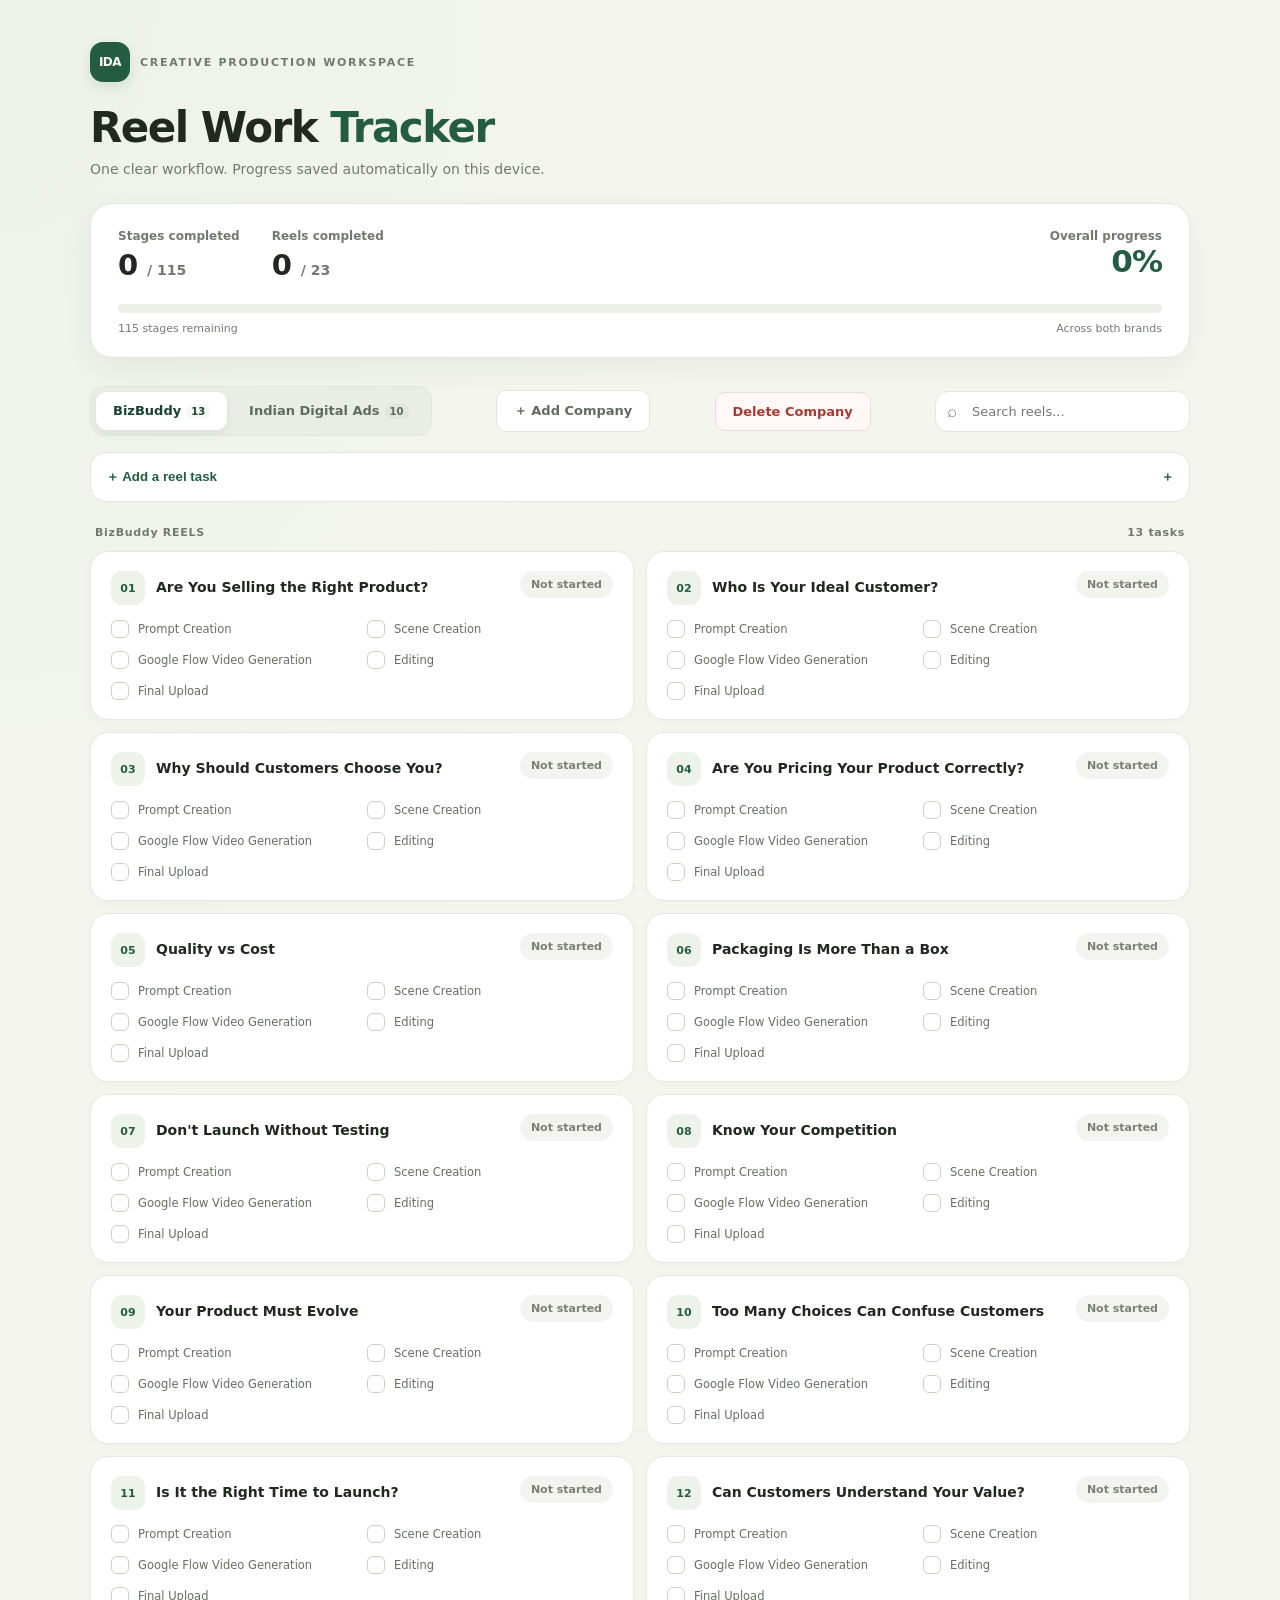
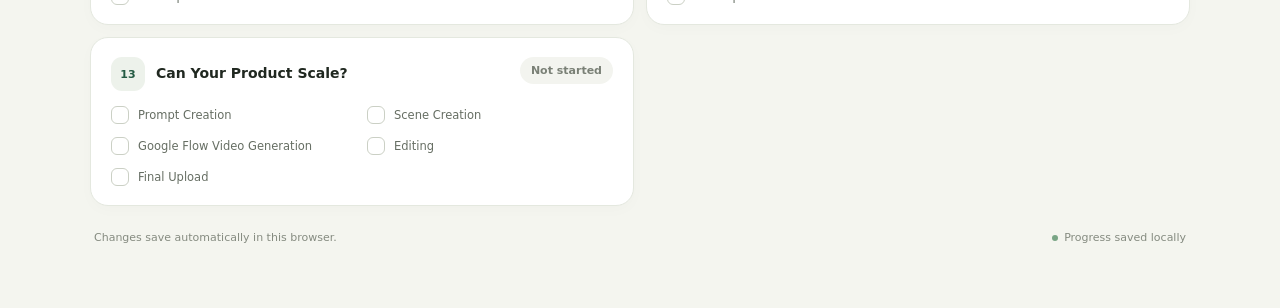
<file: IDA_Tracker_Final_with_Delete_Company.html>
<!doctype html>
<html lang="en">
<head>
<meta charset="utf-8">
<meta name="viewport" content="width=device-width, initial-scale=1">
<meta name="theme-color" content="#f6f6f0">
<title>IDA × BizBuddy — Reel Work Tracker</title>
<style>
:root{color-scheme:light;--bg:#f6f6f0;--card:#fff;--ink:#202820;--muted:#73796f;--green:#245b43;--green-dark:#194331;--green-soft:#eaf2ec;--gold:#c7a45a;--line:#e6e8df;--track:#e9ece5;--shadow:0 8px 30px rgba(30,50,35,.045)}
*{box-sizing:border-box}body{margin:0;background:var(--bg);color:var(--ink);font-family:Inter,ui-sans-serif,system-ui,-apple-system,BlinkMacSystemFont,"Segoe UI",sans-serif;-webkit-font-smoothing:antialiased}
.wrap{width:min(1060px,100%);margin:0 auto;padding:42px 28px 60px}
.topline{display:flex;align-items:center;gap:10px;margin-bottom:26px}.mark{width:34px;height:34px;border-radius:11px;background:var(--green);color:#fff;display:grid;place-items:center;font-size:12px;font-weight:800;letter-spacing:-.5px}.eyebrow{font-size:11px;font-weight:750;letter-spacing:1.5px;color:var(--muted);text-transform:uppercase}
h1{font-size:clamp(27px,4vw,38px);line-height:1.12;letter-spacing:-1.25px;margin:0;font-weight:730}h1 span{color:var(--green)}.sub{color:var(--muted);margin:10px 0 28px;font-size:14px}
.overview{background:var(--card);border:1px solid var(--line);border-radius:18px;padding:22px 24px 20px;box-shadow:var(--shadow);margin-bottom:22px}.overview-head{display:flex;align-items:flex-start;justify-content:space-between;gap:20px}.metric-label{font-size:12px;color:var(--muted);font-weight:600}.metric-value{font-size:25px;font-weight:750;letter-spacing:-.6px;margin-top:5px}.metric-value small{font-size:14px;color:var(--muted);font-weight:550;letter-spacing:0}.stats{display:flex;gap:32px}.percentage{font-size:28px;font-weight:750;color:var(--green);letter-spacing:-1px}.progress-track{height:7px;border-radius:20px;background:var(--track);overflow:hidden;margin-top:20px}.progress-fill{height:100%;width:0;background:var(--green);border-radius:20px;transition:width .22s ease}.progress-caption{display:flex;justify-content:space-between;gap:12px;margin-top:9px;font-size:11px;color:var(--muted)}
.toolbar{display:flex;align-items:center;justify-content:space-between;gap:14px;margin:26px 0 14px}.tabs{display:flex;gap:5px;background:#eceee7;border:1px solid #e4e6dd;padding:4px;border-radius:12px}.tab{border:0;background:transparent;color:#626b60;font:inherit;font-size:13px;font-weight:650;padding:10px 14px;border-radius:9px;cursor:pointer;white-space:nowrap}.tab[aria-selected=true]{background:#fff;color:var(--green-dark);box-shadow:0 1px 4px #1b332011}.tab-count{display:inline-grid;place-items:center;margin-left:5px;font-size:10px;color:inherit;background:#00000008;border-radius:6px;padding:2px 5px}
.search-wrap{position:relative;width:min(255px,40%)}.search-icon{position:absolute;left:12px;top:50%;transform:translateY(-50%);color:#858b81;font-size:17px;pointer-events:none}.search{width:100%;border:1px solid var(--line);background:#fff;border-radius:11px;padding:11px 13px 11px 36px;color:var(--ink);font:inherit;font-size:13px;outline:none}.search:focus{border-color:#8ba997;box-shadow:0 0 0 3px #245b4312}
.list-head{display:flex;justify-content:space-between;align-items:center;padding:4px 4px 10px;color:var(--muted);font-size:11px;font-weight:650;letter-spacing:.2px}.reel-list{display:grid;gap:9px}.reel{background:var(--card);border:1px solid var(--line);border-radius:15px;padding:17px 18px;box-shadow:0 2px 9px #182b1805}.reel-top{display:flex;align-items:center;justify-content:space-between;gap:14px;margin-bottom:15px}.reel-name{display:flex;align-items:center;gap:11px;min-width:0}.number{flex:0 0 29px;width:29px;height:29px;display:grid;place-items:center;border-radius:9px;background:#f1f3ed;color:#727a6e;font-size:11px;font-weight:750}.name{font-size:14px;font-weight:670;line-height:1.4;overflow-wrap:anywhere}.status{font-size:11px;font-weight:650;color:#7a8076;white-space:nowrap;border-radius:20px;padding:6px 9px;background:#f3f4ef}.status.progress{color:var(--green);background:var(--green-soft)}.status.complete{color:#fff;background:var(--green)}
.stages{display:grid;grid-template-columns:repeat(5,minmax(0,1fr));gap:8px}.stage{display:flex;align-items:center;gap:8px;min-width:0;color:#666e63;font-size:11px;line-height:1.3;cursor:pointer;user-select:none}.stage input{appearance:none;flex:0 0 16px;width:16px;height:16px;margin:0;border:1.5px solid #cbd0c5;border-radius:5px;background:#fff;display:grid;place-items:center;cursor:pointer;transition:background .15s,border-color .15s}.stage input:checked{background:var(--green);border-color:var(--green)}.stage input:checked:after{content:"";width:7px;height:4px;border-left:1.8px solid white;border-bottom:1.8px solid white;transform:rotate(-45deg) translate(1px,-1px)}.stage:has(input:checked){color:#334c3c}.stage input:focus-visible{outline:3px solid #c9ddce;outline-offset:2px}
.empty{background:#fff;border:1px dashed var(--line);border-radius:15px;text-align:center;padding:38px 20px;color:var(--muted);font-size:13px}.footer{display:flex;justify-content:space-between;gap:15px;margin-top:18px;color:#858b80;font-size:11px}.saved{display:flex;align-items:center;gap:6px}.saved:before{content:"";width:6px;height:6px;background:#79a585;border-radius:50%}
@media(max-width:700px){.wrap{padding:27px 16px 40px}.sub{margin-bottom:21px}.overview{padding:18px}.stats{gap:22px}.metric-value{font-size:22px}.toolbar{align-items:stretch;flex-direction:column}.tabs{width:100%}.tab{flex:1;padding:10px 8px;font-size:12px}.search-wrap{width:100%}.reel{padding:15px}.stages{grid-template-columns:repeat(2,minmax(0,1fr));gap:13px 10px}.stage:last-child{grid-column:1 / -1}.reel-top{margin-bottom:16px}.name{font-size:13px}.footer{flex-direction:column;gap:8px}}
@media(max-width:370px){.wrap{padding-inline:11px}.stats{gap:14px}.metric-value{font-size:20px}.overview-head{gap:8px}.percentage{font-size:24px}.stage{font-size:10.5px}.reel{padding:13px}.tab{font-size:11px}}
@media(prefers-reduced-motion:reduce){*,*:before,*:after{transition:none!important;scroll-behavior:auto!important}}
</style>

<style>
/* Responsive dashboard + mobile-app styling. Existing tracker logic is unchanged. */
:root{
  --bg:#f4f5ef;--card:#ffffff;--ink:#202820;--muted:#73796f;
  --green:#245b43;--green-dark:#194331;--green-soft:#eaf2ec;
  --gold:#c7a45a;--line:#e2e6dc;--track:#e9ece5;
  --shadow:0 10px 30px rgba(30,50,35,.055);
}
html{scroll-behavior:smooth}
body{background:radial-gradient(ellipse at top left,#edf2e9 0,transparent 42%),var(--bg)}
.wrap{width:min(1160px,100%);padding:34px 30px 64px}
.topline{margin-bottom:22px}
.mark{width:40px;height:40px;border-radius:13px;box-shadow:0 5px 14px #245b4322}
.eyebrow{letter-spacing:1.7px}
h1{font-size:clamp(30px,4vw,42px);letter-spacing:-1.5px}
.sub{font-size:14px;margin:10px 0 26px}
.overview{border-radius:22px;padding:25px 27px 22px;box-shadow:var(--shadow);border-color:#e3e7dd}
.metric-value{font-size:29px}
.percentage{font-size:31px}
.progress-track{height:9px;background:#edf0e9;margin-top:22px}
.progress-fill{background:linear-gradient(90deg,#245b43,#4d8b68)}
.toolbar{margin:28px 0 16px;gap:18px}
.tabs{border-radius:14px;padding:5px;background:#e9ede5;border-color:#e1e6dc}
.tab{padding:11px 17px;border-radius:10px;transition:background .15s,color .15s,transform .15s}
.tab:hover{color:var(--green-dark)}
.tab[aria-selected=true]{background:#fff;color:var(--green-dark);box-shadow:0 3px 10px #1b332010}
.search{border-radius:13px;padding-top:12px;padding-bottom:12px}
.list-head{padding:8px 5px 12px;letter-spacing:.7px}
.reel-list{gap:12px}
.reel{border-radius:18px;padding:19px 20px;border-color:#e4e8df;box-shadow:0 4px 15px #182b1805;transition:transform .16s,box-shadow .16s}
.reel:hover{transform:translateY(-1px);box-shadow:0 9px 22px #182b180a}
.number{width:34px;height:34px;flex-basis:34px;border-radius:11px;background:#edf2eb;color:var(--green);font-weight:800}
.name{font-size:14px}
.status{padding:7px 11px}
.stage{font-size:11.5px;gap:9px}
.stage input{width:18px;height:18px;flex-basis:18px;border-radius:6px}
.footer{padding:7px 4px 0}
.empty{border-radius:18px}
@media(min-width:900px){
  .wrap{padding-top:42px}
  .overview{margin-bottom:24px}
  .reel-list{grid-template-columns:repeat(2,minmax(0,1fr));align-items:start}
  .reel{min-width:0}
  .stages{grid-template-columns:repeat(2,minmax(0,1fr));gap:13px 10px}
  .stage:last-child{grid-column:auto}
  .reel-top{align-items:flex-start}
  .name{font-size:14px}
}
@media(max-width:700px){
  body{padding-bottom:94px}
  .wrap{padding:24px 15px 28px}
  .topline{margin-bottom:19px}
  .mark{width:37px;height:37px}
  h1{font-size:32px;letter-spacing:-1.1px}
  .sub{font-size:13px;line-height:1.5;margin:9px 0 20px}
  .overview{padding:18px 17px 17px;border-radius:19px;margin-bottom:20px}
  .overview-head{gap:12px}
  .stats{gap:20px}
  .metric-label{font-size:10.5px}
  .metric-value{font-size:23px}
  .percentage{font-size:26px}
  .progress-track{margin-top:18px}
  .toolbar{margin:19px 0 13px;gap:12px;flex-direction:column}
  .tabs{position:fixed;left:12px;right:12px;bottom:12px;z-index:20;width:auto;justify-content:stretch;padding:6px;border:1px solid #dfe5da;background:rgba(255,255,255,.96);box-shadow:0 8px 30px rgba(22,43,28,.18);backdrop-filter:blur(14px);border-radius:17px}
  .tab{flex:1;white-space:normal;min-height:46px;padding:9px 7px;font-size:11.5px;line-height:1.25}
  .tab-count{margin-left:3px}
  .search-wrap{width:100%}
  .search{font-size:14px;min-height:45px}
  .list-head{padding:5px 3px 10px}
  .reel-list{grid-template-columns:1fr;gap:10px}
  .reel{padding:16px 15px;border-radius:17px}
  .reel-top{gap:9px;margin-bottom:16px}
  .reel-name{gap:9px}
  .number{width:31px;height:31px;flex-basis:31px}
  .name{font-size:13px}
  .status{font-size:10px;padding:6px 8px}
  .stages{grid-template-columns:repeat(2,minmax(0,1fr));gap:13px 9px}
  .stage{font-size:10.5px;align-items:flex-start;line-height:1.4}
  .stage:last-child{grid-column:1 / -1}
  .footer{font-size:10.5px;line-height:1.5;margin-top:16px}
}
@media(max-width:370px){
  .wrap{padding-inline:11px}
  .stats{gap:13px}
  .metric-value{font-size:20px}
  .percentage{font-size:23px}
  .tab{font-size:10.5px}
  .reel{padding:14px 12px}
  .stage{font-size:10px}
}
@media(prefers-reduced-motion:reduce){
  html{scroll-behavior:auto}
  *,*:before,*:after{transition:none!important}
}
</style>


<link rel="manifest" href="manifest.json">
<meta name="theme-color" content="#245b43">
<meta name="apple-mobile-web-app-capable" content="yes">
<meta name="apple-mobile-web-app-status-bar-style" content="default">
<meta name="apple-mobile-web-app-title" content="IDA Tracker">
<link rel="apple-touch-icon" href="icons/icon-192.png">

</head>
<body>
<main class="wrap">
  <div class="topline"><div class="mark" aria-hidden="true">IDA</div><div class="eyebrow">Creative production workspace</div></div>
  <h1>Reel Work <span>Tracker</span></h1>
  <p class="sub">One clear workflow. Progress saved automatically on this device.</p>

  <section class="overview" aria-label="Overall progress">
    <div class="overview-head">
      <div class="stats">
        <div><div class="metric-label">Stages completed</div><div class="metric-value"><span id="doneStages">0</span> <small>/ 115</small></div></div>
        <div><div class="metric-label">Reels completed</div><div class="metric-value"><span id="doneReels">0</span> <small>/ 23</small></div></div>
      </div>
      <div style="text-align:right"><div class="metric-label">Overall progress</div><div class="percentage" id="percent">0%</div></div>
    </div>
    <div class="progress-track" role="progressbar" aria-label="Overall workflow progress" aria-valuemin="0" aria-valuemax="100" aria-valuenow="0" id="progressBar"><div class="progress-fill" id="progressFill"></div></div>
    <div class="progress-caption"><span id="remaining">115 stages remaining</span><span>Across both brands</span></div>
  </section>

  <div class="toolbar">
    <div class="tabs" id="companyTabs" role="tablist" aria-label="Select company"></div>
    <button type="button" class="tab" id="manageCompanies" style="border:1px solid var(--line);background:#fff;border-radius:10px">＋ Add Company</button>
    <button type="button" class="tab" id="deleteCompanyBtn" style="border:1px solid #f0d8d5;background:#fff8f7;color:#a33c32;border-radius:10px">Delete Company</button>
    <form id="companyForm" hidden style="padding:12px;background:#fff;border:1px solid var(--line);border-radius:12px;gap:8px">
      <label style="font-size:12px;font-weight:650;display:grid;gap:5px">Company name
        <input id="newCompanyName" maxlength="50" required placeholder="e.g. Care First Global" style="padding:10px;border:1px solid var(--line);border-radius:9px">
      </label>
      <div style="display:flex;gap:8px">
        <button type="submit" class="btn-primary" style="padding:9px 12px;border-radius:9px">Add company</button>
        <button type="button" id="cancelCompany" class="btn-secondary" style="padding:9px 12px;border-radius:9px">Cancel</button>
      </div>
    </form>
    <label class="search-wrap"><span class="search-icon" aria-hidden="true">⌕</span><input class="search" id="search" type="search" placeholder="Search reels..." aria-label="Search reels by name" autocomplete="off"></label>
  </div>


<section class="add-panel" style="margin:0 0 16px;background:#fff;border:1px solid var(--line);border-radius:16px;overflow:hidden">
<button type="button" id="addToggle" style="width:100%;padding:15px;text-align:left;border:0;background:transparent;cursor:pointer;color:var(--green);font-weight:700">＋ Add a reel task <span style="float:right">＋</span></button>
<form id="addForm" hidden style="padding:0 15px 16px;gap:10px">
<label style="display:grid;gap:5px;font-size:12px">Task name<input id="newReelName" maxlength="100" required placeholder="e.g. Diwali campaign reel" style="padding:11px;border:1px solid var(--line);border-radius:9px"></label>
<label style="display:grid;gap:5px;font-size:12px">Brand<select id="newReelBrand" style="padding:11px;border:1px solid var(--line);border-radius:9px"><option value="bizbuddy">BizBuddy</option><option value="ida">Indian Digital Ads (IDA)</option></select></label>
<div style="display:flex;gap:8px"><button type="submit" style="padding:10px 14px;background:var(--green);color:white;border:0;border-radius:9px;cursor:pointer">Add task</button><button type="button" id="cancelAdd" style="padding:10px 14px;border:1px solid var(--line);background:white;border-radius:9px;cursor:pointer">Cancel</button></div>
<small style="color:var(--muted)">New tasks start with all five stages unchecked.</small>
</form></section>

  <div class="list-head"><span id="listTitle">BIZBUDDY REELS</span><span id="visibleCount">13 reels</span></div>
  <section class="reel-list" id="reelList" role="tabpanel" aria-labelledby="bizTab"></section>
  <div class="footer"><span>Changes save automatically in this browser.</span><span class="saved" id="saveStatus" role="status" aria-live="polite">Progress saved locally</span></div>
</main>
<script>
"use strict";
const STAGES=["Prompt Creation","Scene Creation","Google Flow Video Generation","Editing","Final Upload"];
const BASE_COMPANIES=[
 {id:"bizbuddy",name:"BizBuddy",baseNames:["Are You Selling the Right Product?","Who Is Your Ideal Customer?","Why Should Customers Choose You?","Are You Pricing Your Product Correctly?","Quality vs Cost","Packaging Is More Than a Box","Don't Launch Without Testing","Know Your Competition","Your Product Must Evolve","Too Many Choices Can Confuse Customers","Is It the Right Time to Launch?","Can Customers Understand Your Value?","Can Your Product Scale?"]},
 {id:"ida",name:"Indian Digital Ads",baseNames:["Jewellery & Luxury","Skincare & Beauty","Fashion & Apparel","Restaurants & Cafes","Real Estate & Property Developers","Fitness & Gym","Perfume & Fragrance","Bakery, Sweets & Food","Hotels, Resorts & Hospitality","Interior Design & Furniture"]}
];
const STORAGE_KEY="ida-bizbuddy-reel-work-tracker-v1";
const CUSTOM_KEY="ida-bizbuddy-reel-work-tracker-custom-v1";
const COMPANIES_KEY="ida-bizbuddy-reel-work-tracker-companies-v1";
const $=id=>document.getElementById(id);
let companies=[...BASE_COMPANIES], customReels=[], savedData={}, activeBrand="bizbuddy";
try{const c=JSON.parse(localStorage.getItem(COMPANIES_KEY)||"[]");if(Array.isArray(c))companies.push(...c.filter(x=>x&&x.id&&x.name&&!companies.some(b=>b.id===x.id)))}catch(e){}
try{savedData=JSON.parse(localStorage.getItem(STORAGE_KEY)||"{}")||{}}catch(e){}
try{customReels=JSON.parse(localStorage.getItem(CUSTOM_KEY)||"[]")||[]}catch(e){}
const allReels=BASE_COMPANIES.flatMap(c=>c.baseNames.map((name,index)=>({id:`${c.id}-${index+1}`,brand:c.id,name,index,checks:[false,false,false,false,false],custom:false})));
customReels=customReels.filter(r=>r&&r.id&&r.name&&r.brand);
customReels.forEach((r,i)=>allReels.push({...r,index:1000+i,checks:[false,false,false,false,false],custom:true}));
allReels.forEach(r=>{const v=savedData[r.id];if(Array.isArray(v)&&v.length===5){const first=v.findIndex(x=>x!==true);r.checks=STAGES.map((_,i)=>first===-1||i<first)}});
function persist(){const d={};allReels.forEach(r=>d[r.id]=r.checks);try{localStorage.setItem(STORAGE_KEY,JSON.stringify(d));localStorage.setItem(CUSTOM_KEY,JSON.stringify(customReels));localStorage.setItem(COMPANIES_KEY,JSON.stringify(companies.filter(c=>!BASE_COMPANIES.some(b=>b.id===c.id))));$("saveStatus").textContent="Progress saved locally"}catch(e){$("saveStatus").textContent="Browser storage unavailable"}}
function statusFor(r){const n=r.checks.filter(Boolean).length;return n===5?"complete":n?"progress":"not-started"}
function renderTabs(){const tabs=$("companyTabs");tabs.replaceChildren();companies.forEach(c=>{const b=document.createElement("button");b.type="button";b.className="tab";b.setAttribute("role","tab");b.setAttribute("aria-selected",String(c.id===activeBrand));b.dataset.brand=c.id;b.innerHTML="";const label=document.createElement("span");label.textContent=c.name;b.append(label);const count=document.createElement("span");count.className="tab-count";count.textContent=allReels.filter(r=>r.brand===c.id).length;b.append(count);b.addEventListener("click",()=>{activeBrand=c.id;renderTabs();render()});tabs.append(b)})}
function updateProgress(){const ds=allReels.reduce((s,r)=>s+r.checks.filter(Boolean).length,0),dr=allReels.filter(r=>r.checks.every(Boolean)).length,total=allReels.length*5,p=total?Math.round(ds/total*100):0;$("doneStages").textContent=ds;$("doneReels").textContent=dr;$("percent").textContent=p+"%";$("remaining").textContent=(total-ds)+" stages remaining";$("progressFill").style.width=p+"%";$("progressBar").setAttribute("aria-valuenow",String(p));document.querySelectorAll(".metric-value small")[0].textContent="/ "+total;document.querySelectorAll(".metric-value small")[1].textContent="/ "+allReels.length;renderTabs()}
function render(){const q=$("search").value.trim().toLocaleLowerCase(),list=$("reelList");list.replaceChildren();const company=companies.find(c=>c.id===activeBrand);const reels=allReels.filter(r=>r.brand===activeBrand&&r.name.toLocaleLowerCase().includes(q));$("listTitle").textContent=(company?company.name:"COMPANY")+" REELS";$("visibleCount").textContent=`${reels.length} ${reels.length===1?"task":"tasks"}`;$("reelList").setAttribute("aria-labelledby","companyTabs");
if(!reels.length){const e=document.createElement("div");e.className="empty";e.textContent="No tasks yet. Use “Add a reel task” to create one.";list.append(e);return}
reels.forEach(r=>{const state=statusFor(r),card=document.createElement("article");card.className="reel";const top=document.createElement("div");top.className="reel-top";const nw=document.createElement("div");nw.className="reel-name";const num=document.createElement("span");num.className="number";num.textContent=r.custom?"＋":String(r.index+1).padStart(2,"0");const name=document.createElement("div");name.className="name";name.textContent=r.name;nw.append(num,name);const actions=document.createElement("div");actions.style.cssText="display:flex;align-items:center;gap:7px;flex-shrink:0";const badge=document.createElement("span");badge.className="status"+(state==="progress"?" progress":state==="complete"?" complete":"");badge.textContent=state==="complete"?"Complete":state==="progress"?"In progress":"Not started";actions.append(badge);
if(r.custom){const del=document.createElement("button");del.type="button";del.textContent="Delete";del.style.cssText="border:1px solid #f0d8d5;background:#fff8f7;color:#a33c32;border-radius:8px;padding:6px 8px;font-size:10px;cursor:pointer";del.addEventListener("click",()=>{if(!confirm(`Delete task "${r.name}"? This cannot be undone.`))return;const i=allReels.findIndex(x=>x.id===r.id);if(i>=0)allReels.splice(i,1);customReels=customReels.filter(x=>x.id!==r.id);persist();render();updateProgress()});actions.append(del)}
top.append(nw,actions);const stages=document.createElement("div");stages.className="stages";STAGES.forEach((s,i)=>{const label=document.createElement("label");label.className="stage";const input=document.createElement("input");input.type="checkbox";input.checked=r.checks[i];input.setAttribute("aria-label",`${r.name}: ${s}`);input.addEventListener("change",()=>{if(input.checked){for(let j=0;j<=i;j++)r.checks[j]=true}else{for(let j=i;j<5;j++)r.checks[j]=false}persist();render();updateProgress()});const text=document.createElement("span");text.textContent=s;label.append(input,text);stages.append(label)});card.append(top,stages);list.append(card)})}
function addTask(event){event.preventDefault();const name=$("newReelName").value.trim(),brand=$("newReelBrand").value;if(!name)return;if(allReels.some(r=>r.brand===brand&&r.name.toLowerCase()===name.toLowerCase())){alert("A task with this name already exists for this company.");return}const id="custom-"+Date.now()+"-"+Math.random().toString(36).slice(2,6);customReels.push({id,brand,name});allReels.push({id,brand,name,index:1000+customReels.length,checks:[false,false,false,false,false],custom:true});activeBrand=brand;renderTabs();$("search").value="";$("newReelName").value="";$("addForm").hidden=true;$("addForm").style.display="none";persist();render();updateProgress()}
function addCompany(event){event.preventDefault();const name=$("newCompanyName").value.trim();if(!name)return;if(companies.some(c=>c.name.toLowerCase()===name.toLowerCase())){alert("This company already exists.");return}const id="company-"+Date.now();companies.push({id,name,baseNames:[]});activeBrand=id;persist();$("newCompanyName").value="";$("companyForm").hidden=true;$("companyForm").style.display="none";renderTabs();render();updateProgress()}
document.querySelectorAll(".tab").forEach(t=>{if(t.dataset.brand)t.addEventListener("click",()=>{activeBrand=t.dataset.brand;renderTabs();render()})});
$("search").addEventListener("input",render);
$("addToggle").addEventListener("click",()=>{$("addForm").hidden=!$("addForm").hidden;$("addForm").style.display=$("addForm").hidden?"none":"grid";const select=$("newReelBrand");select.replaceChildren();companies.forEach(c=>{const o=document.createElement("option");o.value=c.id;o.textContent=c.name;select.append(o)});select.value=activeBrand;if(!$("addForm").hidden)$("newReelName").focus()});
$("cancelAdd").addEventListener("click",()=>{$("addForm").hidden=true;$("addForm").style.display="none"});
$("addForm").addEventListener("submit",addTask);
$("manageCompanies").addEventListener("click",()=>{$("companyForm").hidden=!$("companyForm").hidden;$("companyForm").style.display=$("companyForm").hidden?"none":"grid";if(!$("companyForm").hidden)$("newCompanyName").focus()});
$("cancelCompany").addEventListener("click",()=>{$("companyForm").hidden=true;$("companyForm").style.display="none"});
$("companyForm").addEventListener("submit",addCompany);

$("deleteCompanyBtn").addEventListener("click",()=>{
  const company=companies.find(c=>c.id===activeBrand);
  if(!company){alert("Please select a company first.");return;}
  if(BASE_COMPANIES.some(c=>c.id===company.id)){
    alert("The original IDA and BizBuddy companies cannot be deleted from this version, to protect your original tracker setup. You can delete custom companies you add.");
    return;
  }
  const taskCount=allReels.filter(r=>r.brand===company.id).length;
  const message=taskCount
    ? `Delete "${company.name}" and its ${taskCount} custom task(s)? This also removes their saved progress and cannot be undone.`
    : `Delete company "${company.name}"? This cannot be undone.`;
  if(!confirm(message))return;
  for(let i=allReels.length-1;i>=0;i--){if(allReels[i].brand===company.id)allReels.splice(i,1);}
  for(let i=customReels.length-1;i>=0;i--){if(customReels[i].brand===company.id)customReels.splice(i,1);}
  companies=companies.filter(c=>c.id!==company.id);
  activeBrand="bizbuddy";
  persist();
  $("search").value="";
  renderTabs();render();updateProgress();
});
renderTabs();render();updateProgress();
</script>

<script>
if ("serviceWorker" in navigator && (location.protocol === "https:" || location.hostname === "localhost" || location.hostname === "127.0.0.1")) {
  window.addEventListener("load", () => {
    navigator.serviceWorker.register("./sw.js").catch((error) => console.warn("Service worker registration failed:", error));
  });
}
</script>

</body>
</html>
</file>
